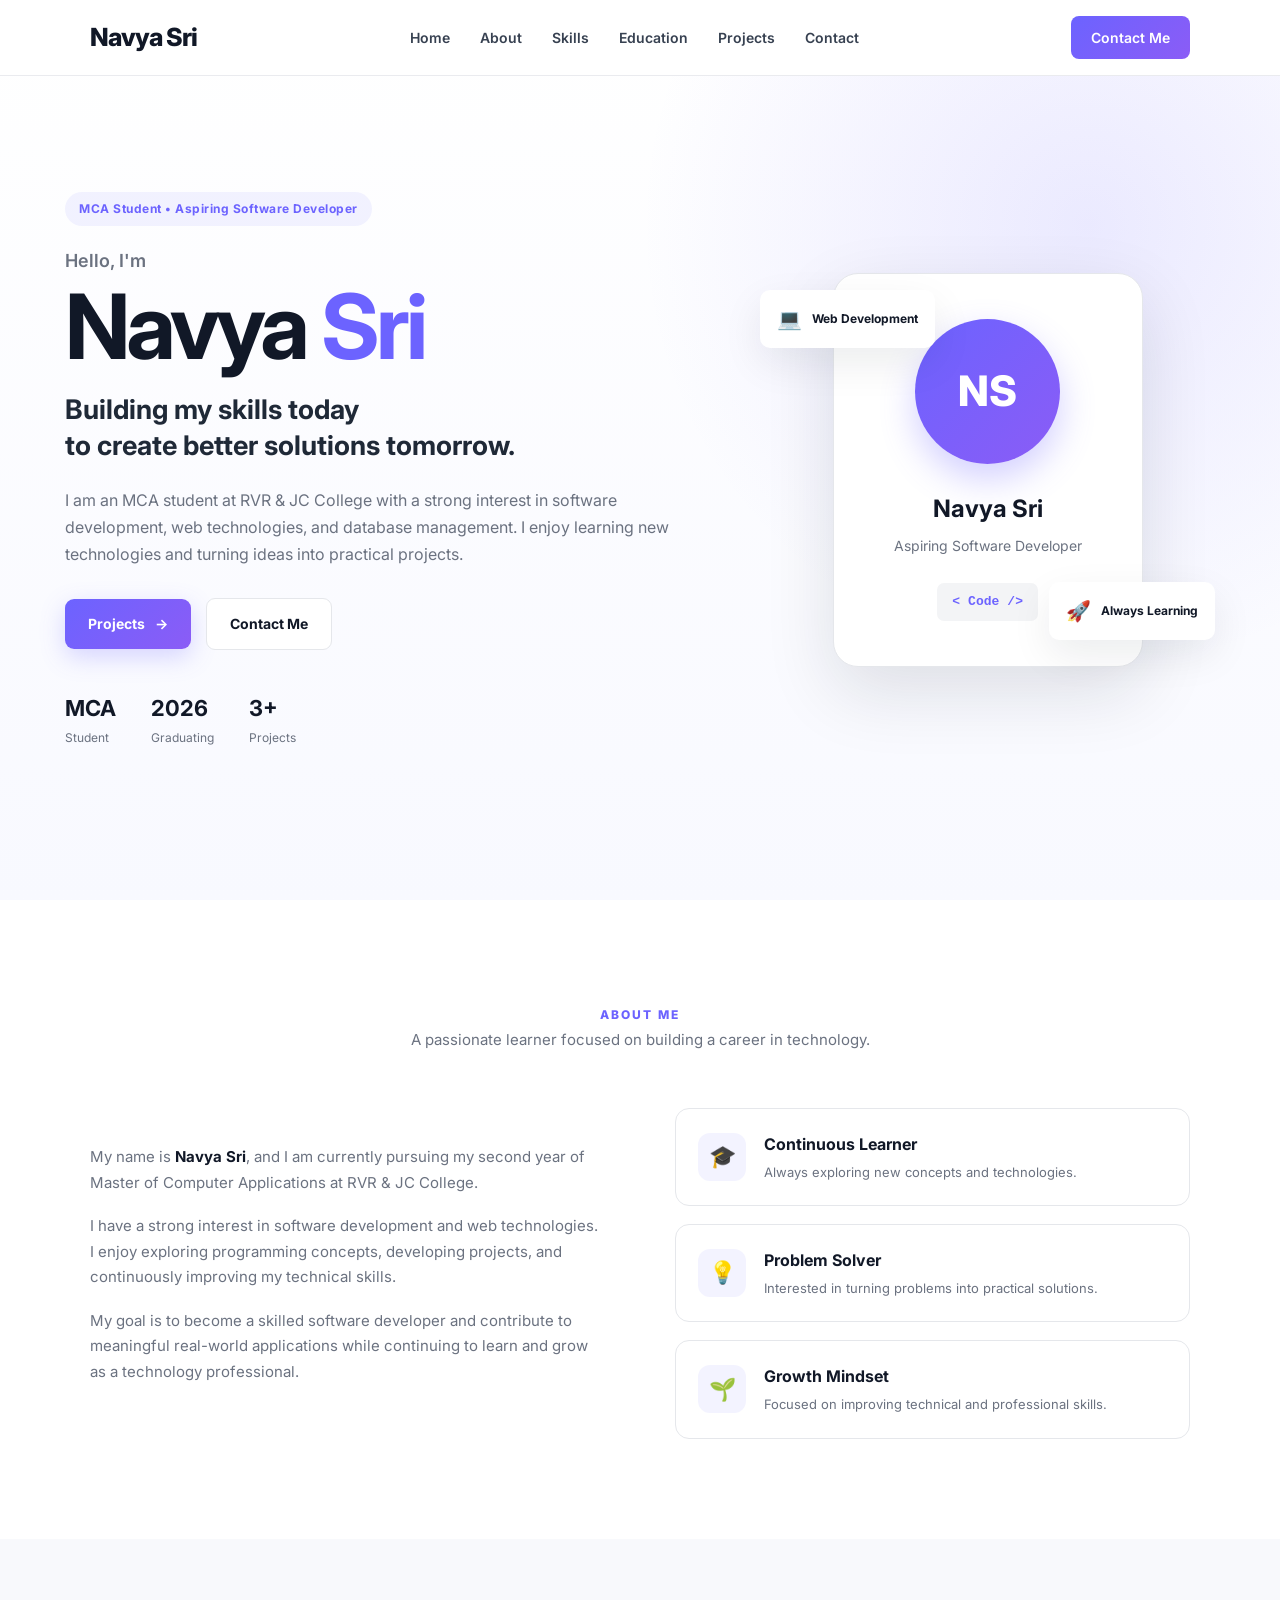
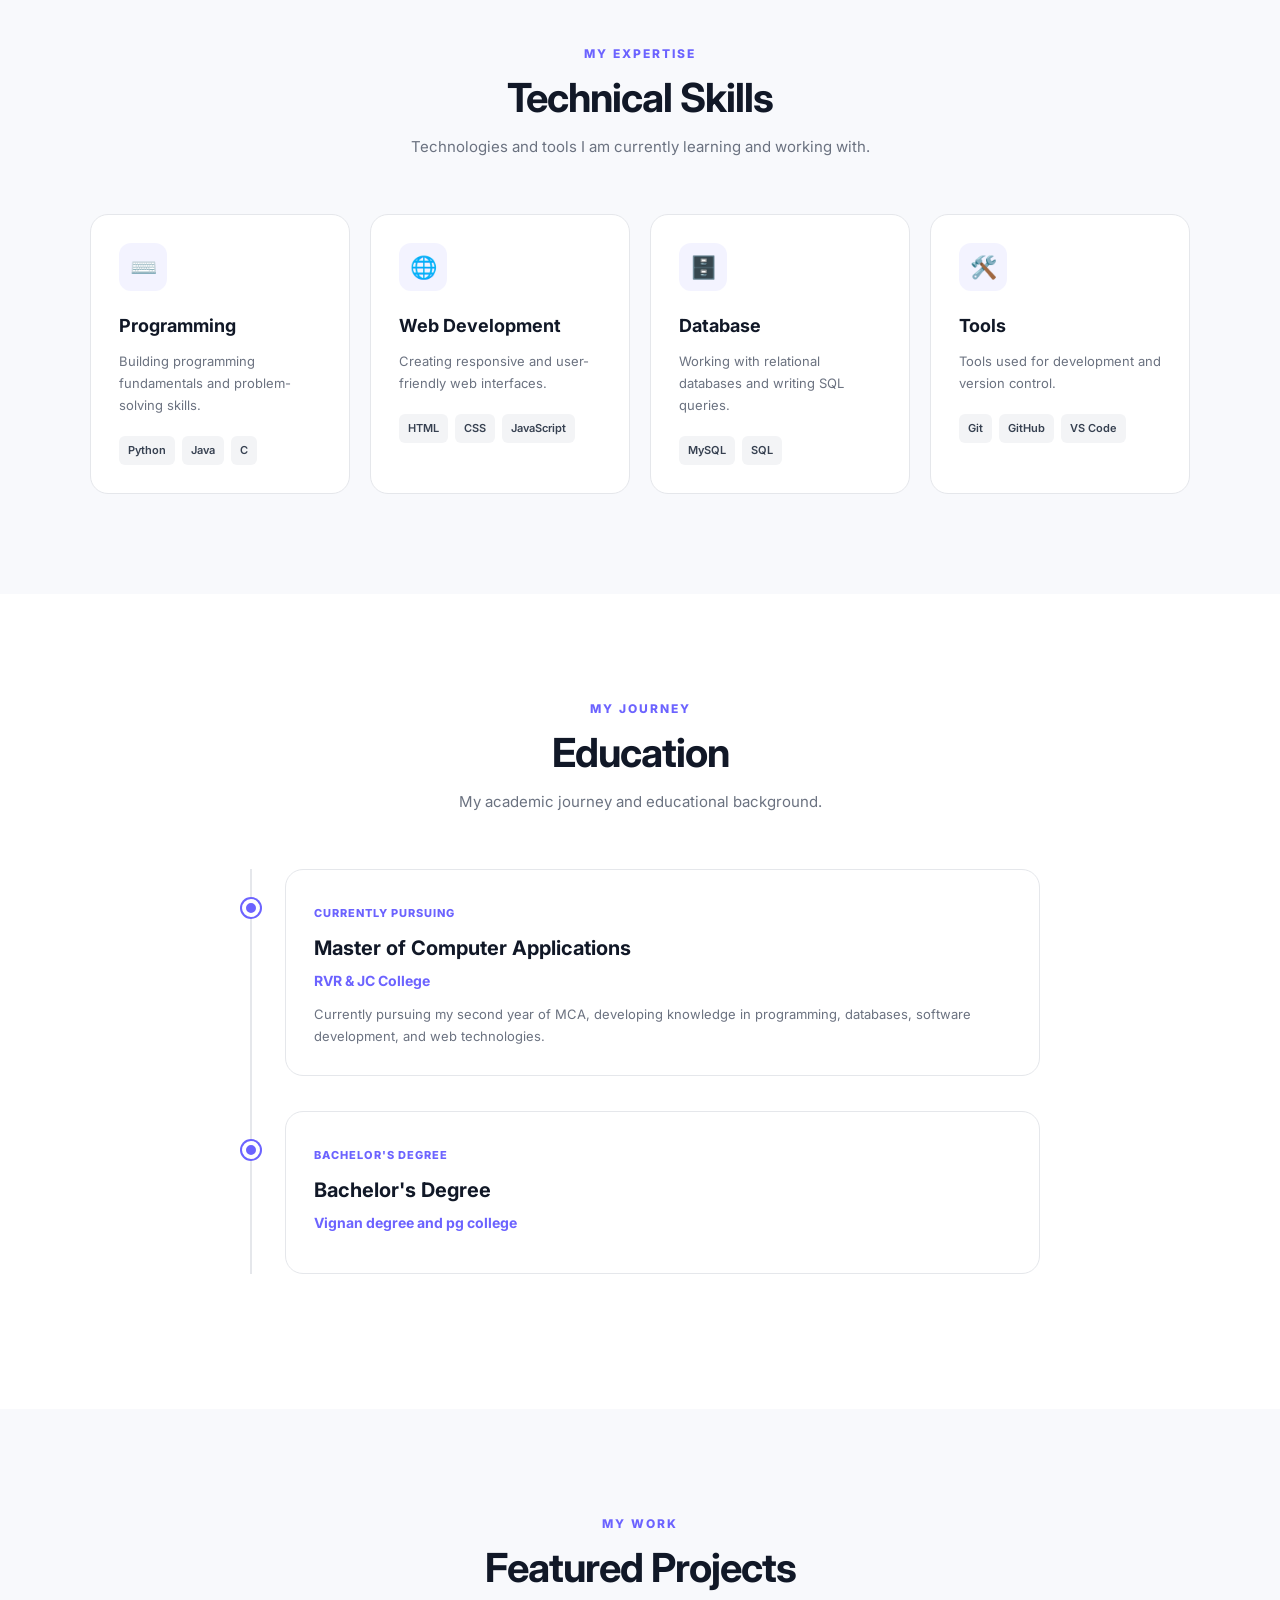
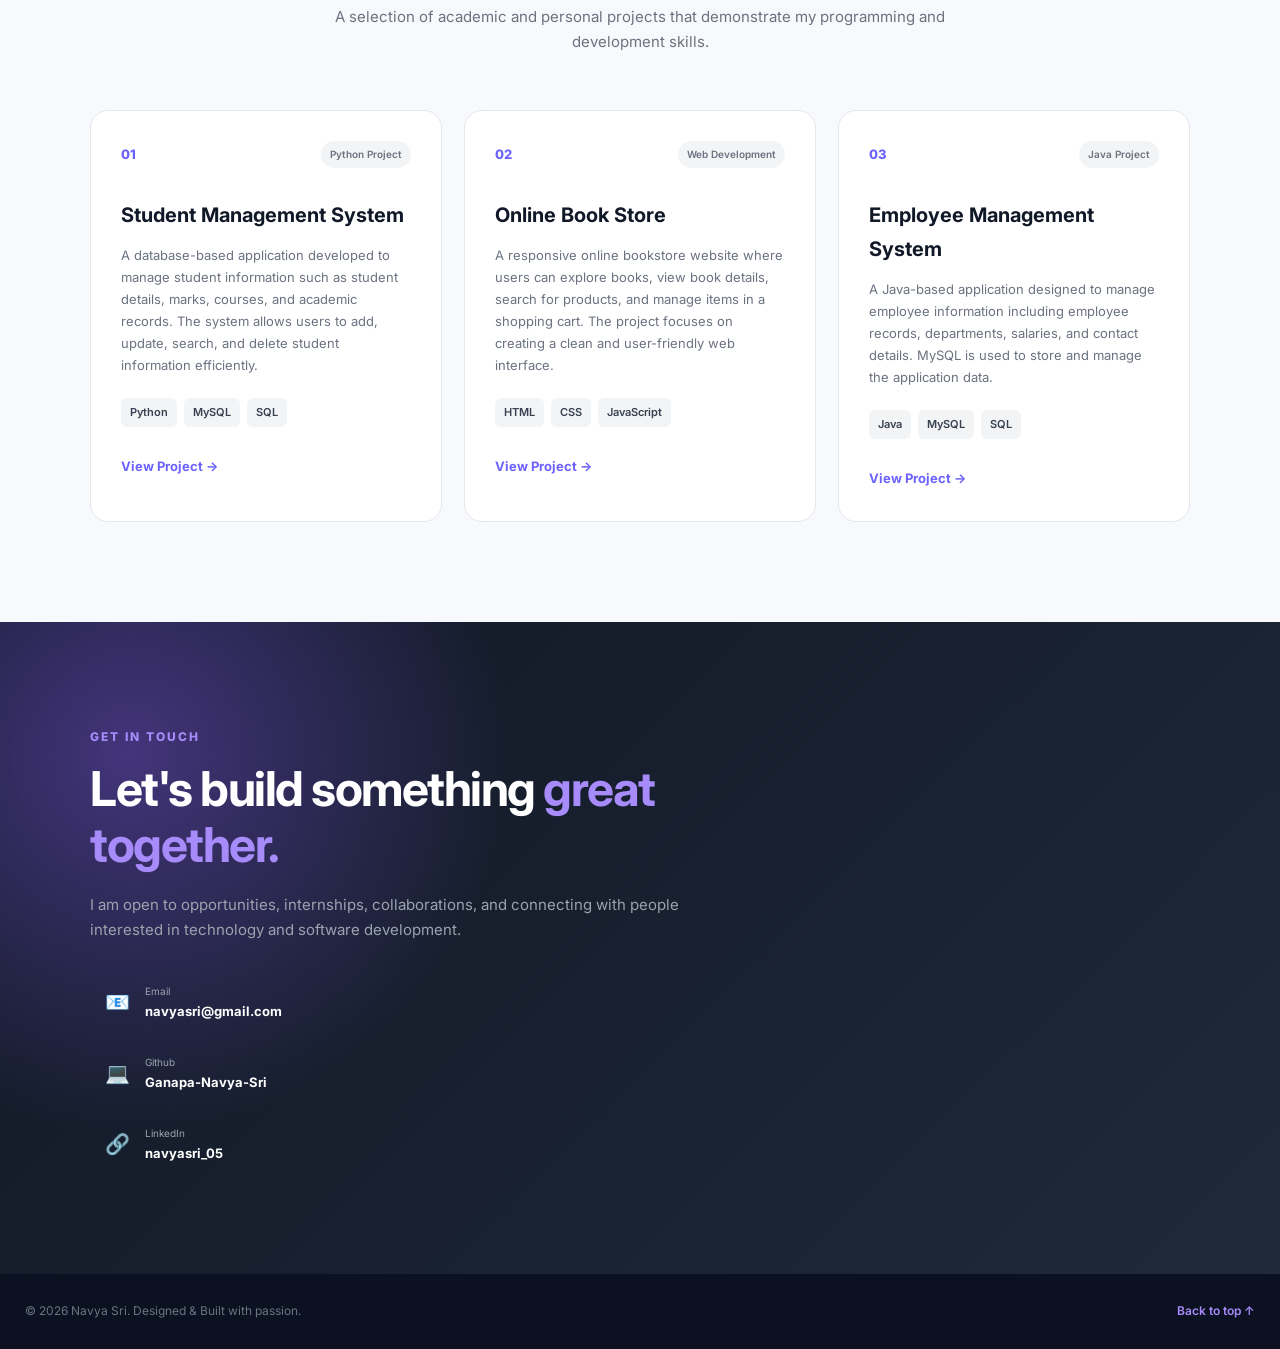
<file: index.html>
<!DOCTYPE html>
<html lang="en">

<head>
    <meta charset="UTF-8">

    <meta name="viewport" content="width=device-width, initial-scale=1.0">

    <meta name="description"
        content="Navya Sri - MCA Student and Aspiring Software Developer Portfolio">

    <title>Navya Sri | Software Developer Portfolio</title>

    <!-- Google Font -->
    <link rel="preconnect" href="https://fonts.googleapis.com">
    <link rel="preconnect" href="https://fonts.gstatic.com" crossorigin>

    <link href="https://fonts.googleapis.com/css2?family=Inter:wght@400;500;600;700;800&display=swap"
        rel="stylesheet">

    <link rel="stylesheet" href="style.css">
</head>


<body>


<!-- =========================================
     NAVIGATION
========================================= -->

<header class="header">

    <nav class="navbar">

        <a href="#home" class="logo">
            Navya Sri
        </a>


        <ul class="nav-links">

            <li>
                <a href="#home">Home</a>
            </li>

            <li>
                <a href="#about">About</a>
            </li>

            <li>
                <a href="#skills">Skills</a>
            </li>

            <li>
                <a href="#education">Education</a>
            </li>

            <li>
                <a href="#projects">Projects</a>
            </li>

            <li>
                <a href="#contact">Contact</a>
            </li>

        </ul>


        <a href="#contact" class="nav-button">
            Contact Me
        </a>

    </nav>

</header>



<main>


<!-- =========================================
     HERO SECTION
========================================= -->

<section id="home" class="hero">

    <div class="hero-container">


        <div class="hero-content">

            <span class="hero-tag">
                MCA Student • Aspiring Software Developer
            </span>


            <p class="hello">
                Hello, I'm
            </p>


            <h1>
                Navya <span>Sri</span>
            </h1>


            <h2>
                Building my skills today<br>
                to create better solutions tomorrow.
            </h2>


            <p class="hero-description">

                I am an MCA student at RVR & JC College with a strong
                interest in software development, web technologies,
                and database management. I enjoy learning new
                technologies and turning ideas into practical projects.

            </p>


            <div class="hero-buttons">

                <a href="#projects" class="btn primary-btn">

                    Projects

                    <span>→</span>

                </a>


                <a href="#contact" class="btn secondary-btn">

                    Contact Me

                </a>

            </div>


            <div class="quick-info">

                <div>

                    <strong>MCA</strong>

                    <span>Student</span>

                </div>


                <div>

                    <strong>2026</strong>

                    <span>Graduating</span>

                </div>


                <div>

                    <strong>3+</strong>

                    <span>Projects</span>

                </div>

            </div>

        </div>



        <!-- HERO PROFILE -->

        <div class="hero-visual">


            <div class="profile-card">

                <div class="profile-circle">
                    NS
                </div>


                <h3>
                    Navya Sri
                </h3>


                <p>
                    Aspiring Software Developer
                </p>


                <div class="code-box">

                    <span>&lt;</span>

                    <span>Code</span>

                    <span>/&gt;</span>

                </div>

            </div>


            <div class="floating-card card-one">

                <span>💻</span>

                <p>
                    Web Development
                </p>

            </div>


            <div class="floating-card card-two">

                <span>🚀</span>

                <p>
                    Always Learning
                </p>

            </div>


        </div>

    </div>

</section>



<!-- =========================================
     ABOUT SECTION
========================================= -->

<section id="about" class="section">


    <div class="section-heading">

        <span>
            ABOUT ME
        </span>

        <p>
            A passionate learner focused on building a career in technology.
        </p>

    </div>



    <div class="about-grid">


        <div class="about-text">

            <p>

                My name is <strong>Navya Sri</strong>, and I am currently
                pursuing my second year of Master of Computer Applications
                at RVR & JC College.

            </p>


            <p>

                I have a strong interest in software development and
                web technologies. I enjoy exploring programming concepts,
                developing projects, and continuously improving my
                technical skills.

            </p>


            <p>

                My goal is to become a skilled software developer and
                contribute to meaningful real-world applications while
                continuing to learn and grow as a technology professional.

            </p>


           </div>



        <div class="about-highlights">


            <div class="highlight-card">

                <div class="highlight-icon">
                    🎓
                </div>

                <div>

                    <h3>
                        Continuous Learner
                    </h3>

                    <p>
                        Always exploring new concepts and technologies.
                    </p>

                </div>

            </div>



            <div class="highlight-card">

                <div class="highlight-icon">
                    💡
                </div>

                <div>

                    <h3>
                        Problem Solver
                    </h3>

                    <p>
                        Interested in turning problems into practical solutions.
                    </p>

                </div>

            </div>



            <div class="highlight-card">

                <div class="highlight-icon">
                    🌱
                </div>

                <div>

                    <h3>
                        Growth Mindset
                    </h3>

                    <p>
                        Focused on improving technical and professional skills.
                    </p>

                </div>

            </div>


        </div>

    </div>

</section>



<!-- =========================================
     SKILLS SECTION
========================================= -->

<section id="skills" class="section skills-section">


    <div class="section-heading">

        <span>
            MY EXPERTISE
        </span>

        <h2>
            Technical Skills
        </h2>

        <p>
            Technologies and tools I am currently learning and working with.
        </p>

    </div>



    <div class="skills-grid">


        <!-- PROGRAMMING -->

        <div class="skill-card">

            <div class="skill-icon">
                ⌨️
            </div>

            <h3>
                Programming
            </h3>

            <p>
                Building programming fundamentals and
                problem-solving skills.
            </p>


            <div class="skill-tags">

                <span>Python</span>

                <span>Java</span>

                <span>C</span>

            </div>

        </div>



        <!-- WEB DEVELOPMENT -->

        <div class="skill-card">

            <div class="skill-icon">
                🌐
            </div>

            <h3>
                Web Development
            </h3>

            <p>
                Creating responsive and user-friendly
                web interfaces.
            </p>


            <div class="skill-tags">

                <span>HTML</span>

                <span>CSS</span>

                <span>JavaScript</span>

            </div>

        </div>



        <!-- DATABASE -->

        <div class="skill-card">

            <div class="skill-icon">
                🗄️
            </div>

            <h3>
                Database
            </h3>

            <p>
                Working with relational databases and
                writing SQL queries.
            </p>


            <div class="skill-tags">

                <span>MySQL</span>

                <span>SQL</span>

            </div>

        </div>



        <!-- TOOLS -->

        <div class="skill-card">

            <div class="skill-icon">
                🛠️
            </div>

            <h3>
                Tools
            </h3>

            <p>
                Tools used for development and
                version control.
            </p>


            <div class="skill-tags">

                <span>Git</span>

                <span>GitHub</span>

                <span>VS Code</span>

            </div>

        </div>


    </div>

</section>



<!-- =========================================
     EDUCATION SECTION
========================================= -->

<section id="education" class="section">


    <div class="section-heading">

        <span>
            MY JOURNEY
        </span>

        <h2>
            Education
        </h2>

        <p>
            My academic journey and educational background.
        </p>

    </div>



    <div class="timeline">


        <!-- MCA -->

        <div class="timeline-item">

            <div class="timeline-dot"></div>


            <div class="education-card">

                <span class="education-year">
                    Currently Pursuing
                </span>


                <h3>
                    Master of Computer Applications
                </h3>


                <h4>
                    RVR & JC College
                </h4>


                <p>

                    Currently pursuing my second year of MCA,
                    developing knowledge in programming, databases,
                    software development, and web technologies.

                </p>

            </div>

        </div>

        <!-- BACHELOR'S -->

        <div class="timeline-item">

            <div class="timeline-dot"></div>
            <div class="education-card">

                <span class="education-year">
                    Bachelor's Degree
                </span>
                <h3>
                    Bachelor's Degree
                </h3>
                <h4>
                    Vignan degree and pg college
                </h4>    
        </div>

        </div>


    </div>

</section>



<!-- =========================================
     PROJECTS SECTION
========================================= -->

<section id="projects" class="section projects-section">


    <div class="section-heading">

        <span>
            MY WORK
        </span>

        <h2>
            Featured Projects
        </h2>

        <p>

            A selection of academic and personal projects that
            demonstrate my programming and development skills.

        </p>

    </div>



    <div class="projects-grid">


        <!-- =================================
             PROJECT 1
        ================================== -->

        <article class="project-card">


            <div class="project-top">

                <span class="project-number">
                    01
                </span>

                <span class="project-type">
                    Python Project
                </span>

            </div>


            <h3>
                Student Management System
            </h3>


            <p>

                A database-based application developed to manage
                student information such as student details, marks,
                courses, and academic records. The system allows
                users to add, update, search, and delete student
                information efficiently.

            </p>


            <div class="project-tech">

                <span>Python</span>

                <span>MySQL</span>

                <span>SQL</span>

            </div>


            <a href="#" class="project-link">

                View Project →

            </a>


        </article>



        <!-- =================================
             PROJECT 2
        ================================== -->

        <article class="project-card">


            <div class="project-top">

                <span class="project-number">
                    02
                </span>

                <span class="project-type">
                    Web Development
                </span>

            </div>


            <h3>
                Online Book Store
            </h3>


            <p>

                A responsive online bookstore website where users
                can explore books, view book details, search for
                products, and manage items in a shopping cart.
                The project focuses on creating a clean and
                user-friendly web interface.

            </p>


            <div class="project-tech">

                <span>HTML</span>

                <span>CSS</span>

                <span>JavaScript</span>

            </div>


            <a href="#" class="project-link">

                View Project →

            </a>


        </article>



        <!-- =================================
             PROJECT 3
        ================================== -->

        <article class="project-card">


            <div class="project-top">

                <span class="project-number">
                    03
                </span>

                <span class="project-type">
                    Java Project
                </span>

            </div>


            <h3>
                Employee Management System
            </h3>


            <p>

                A Java-based application designed to manage employee
                information including employee records, departments,
                salaries, and contact details. MySQL is used to store
                and manage the application data.

            </p>


            <div class="project-tech">

                <span>Java</span>

                <span>MySQL</span>

                <span>SQL</span>

            </div>


            <a href="#" class="project-link">

                View Project →

            </a>


        </article>


    </div>

</section>



<!-- =========================================
     CONTACT SECTION
========================================= -->

<section id="contact" class="contact-section">


    <div class="contact-container">


        <div class="contact-content">


            <span class="contact-label">
                GET IN TOUCH
            </span>


            <h2>

                Let's build something
                <span>great together.</span>

            </h2>


            <p>

                I am open to opportunities, internships,
                collaborations, and connecting with people
                interested in technology and software development.

            </p>



            <div class="contact-links">


                <!-- EMAIL -->

                <a href="mailto:navyasri@gmail.com">

                    <span>
                        📧
                    </span>

                    <div>

                        <small>
                            Email
                        </small>

                        <strong>
                            navyasri@gmail.com
                        </strong>

                    </div>

                </a>



                <!-- GITHUB -->

                <a href="https://github.com/Ganapa-Navya-Sri" target="_blank">

                    <span>
                        💻
                    </span>

                    <div>

                        <small>
                            Github
                        </small>

                        <strong>
                            Ganapa-Navya-Sri
                        </strong>

                    </div>

                </a>



                <!-- LINKEDIN -->

                <a href="#" target="_blank">

                    <span>
                        🔗
                    </span>

                    <div>

                        <small>
                            LinkedIn
                        </small>

                        <strong>
                           navyasri_05
                        </strong>

                    </div>

                </a>


            </div>


        </div>



       


    </div>

</section>


</main>


<!-- =========================================
     FOOTER
========================================= -->

<footer class="footer">

    <p>
        © 2026 Navya Sri. Designed & Built with passion.
    </p>


    <a href="#home">
        Back to top ↑
    </a>

</footer>


</body>

</html>
</file>
<file: style.css>
/* =========================================
   ROOT VARIABLES
========================================= */

:root {
    --primary: #6c63ff;
    --primary-dark: #5148e5;
    --secondary: #8b5cf6;

    --dark: #111827;
    --dark-light: #1f2937;

    --text: #374151;
    --text-light: #6b7280;

    --white: #ffffff;
    --light: #f8f9fc;
    --border: #e5e7eb;

    --gradient: linear-gradient(
        135deg,
        #6c63ff,
        #8b5cf6
    );

    --shadow: 0 15px 40px rgba(17, 24, 39, 0.08);

    --radius: 18px;
}


/* =========================================
   RESET
========================================= */

* {
    margin: 0;
    padding: 0;
    box-sizing: border-box;
}


html {
    scroll-behavior: smooth;
}


body {
    font-family: "Inter", Arial, Helvetica, sans-serif;

    color: var(--text);

    background: var(--white);

    line-height: 1.7;

    overflow-x: hidden;
}


a {
    text-decoration: none;

    color: inherit;
}


ul {
    list-style: none;
}


section {
    scroll-margin-top: 90px;
}


/* =========================================
   NAVBAR
========================================= */

.header {
    position: fixed;

    top: 0;
    left: 0;

    width: 100%;

    z-index: 1000;

    background: rgba(255, 255, 255, 0.94);

    backdrop-filter: blur(12px);

    -webkit-backdrop-filter: blur(12px);

    border-bottom: 1px solid rgba(229, 231, 235, 0.8);
}


.navbar {
    max-width: 1150px;

    height: 75px;

    margin: auto;

    padding: 0 25px;

    display: flex;

    align-items: center;

    justify-content: space-between;
}


.logo {
    color: var(--dark);

    font-size: 25px;

    font-weight: 800;

    letter-spacing: -1px;
}


.logo span {
    color: var(--primary);
}


.nav-links {
    display: flex;

    align-items: center;

    gap: 30px;
}


.nav-links a {
    position: relative;

    color: var(--text);

    font-size: 14px;

    font-weight: 600;

    transition: color 0.3s ease;
}


.nav-links a::after {
    content: "";

    position: absolute;

    left: 0;

    bottom: -7px;

    width: 0;

    height: 2px;

    background: var(--primary);

    border-radius: 5px;

    transition: width 0.3s ease;
}


.nav-links a:hover {
    color: var(--primary);
}


.nav-links a:hover::after {
    width: 100%;
}


.nav-button {
    padding: 10px 20px;

    color: white;

    background: var(--gradient);

    border-radius: 8px;

    font-size: 14px;

    font-weight: 600;

    transition: all 0.3s ease;
}


.nav-button:hover {
    transform: translateY(-2px);

    box-shadow:
        0 8px 20px
        rgba(108, 99, 255, 0.3);
}


/* =========================================
   HERO SECTION
========================================= */

.hero {
    min-height: 100vh;

    display: flex;

    align-items: center;

    padding: 120px 25px 80px;

    background:
        radial-gradient(
            circle at 85% 25%,
            rgba(108, 99, 255, 0.13),
            transparent 35%
        ),

        linear-gradient(
            180deg,
            #ffffff 0%,
            #f8f9ff 100%
        );
}


.hero-container {
    max-width: 1150px;

    width: 100%;

    margin: auto;

    display: grid;

    grid-template-columns: 1.15fr 0.85fr;

    align-items: center;

    gap: 80px;
}


.hero-content {
    animation: fadeUp 0.8s ease;
}


.hero-tag {
    display: inline-block;

    padding: 7px 14px;

    margin-bottom: 20px;

    border-radius: 30px;

    color: var(--primary);

    background: rgba(108, 99, 255, 0.08);

    font-size: 12px;

    font-weight: 700;

    letter-spacing: 0.5px;
}


.hello {
    color: var(--text-light);

    font-size: 18px;

    font-weight: 600;

    margin-bottom: 5px;
}


.hero h1 {
    color: var(--dark);

    font-size: clamp(55px, 8vw, 90px);

    line-height: 1;

    letter-spacing: -4px;

    margin-bottom: 20px;
}


.hero h1 span {
    color: var(--primary);
}


.hero h2 {
    color: var(--dark-light);

    font-size: 27px;

    line-height: 1.35;

    margin-bottom: 22px;
}


.hero-description {
    max-width: 620px;

    color: var(--text-light);

    font-size: 16px;

    margin-bottom: 30px;
}


/* =========================================
   HERO BUTTONS
========================================= */

.hero-buttons {
    display: flex;

    align-items: center;

    gap: 15px;

    margin-bottom: 40px;
}


.btn {
    display: inline-flex;

    align-items: center;

    justify-content: center;

    gap: 10px;

    padding: 13px 23px;

    border-radius: 9px;

    font-size: 14px;

    font-weight: 700;

    transition: all 0.3s ease;
}


.primary-btn {
    color: white;

    background: var(--gradient);

    box-shadow:
        0 8px 25px
        rgba(108, 99, 255, 0.25);
}


.primary-btn:hover {
    transform: translateY(-3px);

    box-shadow:
        0 12px 30px
        rgba(108, 99, 255, 0.35);
}


.secondary-btn {
    color: var(--dark);

    background: white;

    border: 1px solid var(--border);
}


.secondary-btn:hover {
    color: var(--primary);

    border-color: var(--primary);

    transform: translateY(-2px);
}


/* =========================================
   QUICK INFORMATION
========================================= */

.quick-info {
    display: flex;

    align-items: center;

    gap: 35px;
}


.quick-info div {
    display: flex;

    flex-direction: column;
}


.quick-info strong {
    color: var(--dark);

    font-size: 22px;
}


.quick-info span {
    color: var(--text-light);

    font-size: 12px;
}


/* =========================================
   HERO VISUAL
========================================= */

.hero-visual {
    position: relative;

    min-height: 450px;

    display: flex;

    align-items: center;

    justify-content: center;

    animation: fadeIn 1s ease;
}


.profile-card {
    position: relative;

    z-index: 2;

    width: 310px;

    padding: 45px 30px;

    text-align: center;

    background: white;

    border: 1px solid var(--border);

    border-radius: 25px;

    box-shadow:
        0 25px 70px
        rgba(17, 24, 39, 0.12);
}


.profile-circle {
    width: 145px;

    height: 145px;

    margin: 0 auto 25px;

    display: flex;

    align-items: center;

    justify-content: center;

    border-radius: 50%;

    color: white;

    background: var(--gradient);

    font-size: 42px;

    font-weight: 800;

    box-shadow:
        0 15px 35px
        rgba(108, 99, 255, 0.3);
}


.profile-card h3 {
    color: var(--dark);

    font-size: 24px;

    margin-bottom: 5px;
}


.profile-card p {
    color: var(--text-light);

    font-size: 14px;
}


.code-box {
    display: inline-flex;

    align-items: center;

    gap: 8px;

    margin-top: 25px;

    padding: 8px 15px;

    border-radius: 7px;

    background: #f3f4f6;

    color: var(--primary);

    font-family: monospace;

    font-weight: 700;
}


/* =========================================
   FLOATING CARDS
========================================= */

.floating-card {
    position: absolute;

    z-index: 3;

    display: flex;

    align-items: center;

    gap: 10px;

    padding: 12px 17px;

    background: white;

    border-radius: 10px;

    box-shadow: var(--shadow);

    color: var(--dark);

    font-size: 12px;

    font-weight: 700;

    animation: floating 3s ease-in-out infinite;
}


.floating-card span {
    font-size: 20px;
}


.card-one {
    top: 45px;

    left: 0;
}


.card-two {
    right: 0;

    bottom: 55px;

    animation-delay: 1s;
}


/* =========================================
   GENERAL SECTION
========================================= */

.section {
    max-width: 1150px;

    margin: auto;

    padding: 100px 25px;
}


.section-heading {
    max-width: 650px;

    margin: 0 auto 55px;

    text-align: center;
}


.section-heading span {
    color: var(--primary);

    font-size: 12px;

    font-weight: 800;

    letter-spacing: 2px;
}


.section-heading h2 {
    color: var(--dark);

    font-size: 40px;

    line-height: 1.2;

    letter-spacing: -1px;

    margin: 8px 0 12px;
}


.section-heading p {
    color: var(--text-light);

    font-size: 15px;
}


/* =========================================
   ABOUT SECTION
========================================= */

.about-grid {
    display: grid;

    grid-template-columns: 1fr 1fr;

    align-items: center;

    gap: 70px;
}


.about-text p {
    color: var(--text-light);

    font-size: 15px;

    margin-bottom: 18px;
}


.about-text strong {
    color: var(--dark);
}


.text-link {
    display: inline-block;

    margin-top: 10px;

    color: var(--primary);

    font-size: 14px;

    font-weight: 700;

    transition: 0.3s;
}


.text-link:hover {
    color: var(--primary-dark);

    transform: translateX(4px);
}


.about-highlights {
    display: flex;

    flex-direction: column;

    gap: 18px;
}


.highlight-card {
    display: flex;

    align-items: center;

    gap: 18px;

    padding: 22px;

    background: white;

    border: 1px solid var(--border);

    border-radius: 14px;

    transition: all 0.3s ease;
}


.highlight-card:hover {
    transform: translateX(5px);

    border-color: rgba(108, 99, 255, 0.3);

    box-shadow: var(--shadow);
}


.highlight-icon {
    width: 48px;

    height: 48px;

    flex-shrink: 0;

    display: flex;

    align-items: center;

    justify-content: center;

    border-radius: 12px;

    background: rgba(108, 99, 255, 0.08);

    font-size: 22px;
}


.highlight-card h3 {
    color: var(--dark);

    font-size: 16px;

    margin-bottom: 3px;
}


.highlight-card p {
    color: var(--text-light);

    font-size: 13px;
}


/* =========================================
   SKILLS SECTION
========================================= */

.skills-section {
    max-width: none;

    background: var(--light);

    padding-left: max(
        25px,
        calc((100% - 1100px) / 2)
    );

    padding-right: max(
        25px,
        calc((100% - 1100px) / 2)
    );
}


.skills-grid {
    max-width: 1100px;

    margin: auto;

    display: grid;

    grid-template-columns: repeat(4, 1fr);

    gap: 20px;
}


.skill-card {
    padding: 28px;

    background: white;

    border: 1px solid var(--border);

    border-radius: var(--radius);

    transition: all 0.3s ease;
}


.skill-card:hover {
    transform: translateY(-7px);

    border-color: rgba(108, 99, 255, 0.3);

    box-shadow: var(--shadow);
}


.skill-icon {
    width: 48px;

    height: 48px;

    display: flex;

    align-items: center;

    justify-content: center;

    margin-bottom: 20px;

    border-radius: 12px;

    background: rgba(108, 99, 255, 0.08);

    font-size: 22px;
}


.skill-card h3 {
    color: var(--dark);

    font-size: 18px;

    margin-bottom: 8px;
}


.skill-card > p {
    color: var(--text-light);

    font-size: 13px;

    margin-bottom: 20px;
}


.skill-tags {
    display: flex;

    flex-wrap: wrap;

    gap: 7px;
}


.skill-tags span {
    padding: 5px 9px;

    background: #f3f4f6;

    color: var(--text);

    border-radius: 6px;

    font-size: 11px;

    font-weight: 600;
}


/* =========================================
   EDUCATION
========================================= */

.timeline {
    position: relative;

    max-width: 800px;

    margin: auto;
}


.timeline::before {
    content: "";

    position: absolute;

    left: 10px;

    top: 0;

    width: 2px;

    height: 100%;

    background: var(--border);
}


.timeline-item {
    position: relative;

    padding-left: 45px;

    margin-bottom: 35px;
}


.timeline-dot {
    position: absolute;

    left: 2px;

    top: 30px;

    width: 18px;

    height: 18px;

    border-radius: 50%;

    background: var(--primary);

    border: 4px solid white;

    box-shadow:
        0 0 0 2px var(--primary);
}


.education-card {
    padding: 28px;

    background: white;

    border: 1px solid var(--border);

    border-radius: var(--radius);

    transition: all 0.3s ease;
}


.education-card:hover {
    transform: translateY(-3px);

    box-shadow: var(--shadow);
}


.education-year {
    display: inline-block;

    color: var(--primary);

    font-size: 11px;

    font-weight: 800;

    text-transform: uppercase;

    letter-spacing: 1px;

    margin-bottom: 8px;
}


.education-card h3 {
    color: var(--dark);

    font-size: 20px;

    margin-bottom: 4px;
}


.education-card h4 {
    color: var(--primary);

    font-size: 14px;

    margin-bottom: 10px;
}


.education-card p {
    color: var(--text-light);

    font-size: 13px;
}


/* =========================================
   PROJECTS
========================================= */

.projects-section {
    max-width: none;

    background: var(--light);

    padding-left: max(
        25px,
        calc((100% - 1100px) / 2)
    );

    padding-right: max(
        25px,
        calc((100% - 1100px) / 2)
    );
}


.projects-grid {
    max-width: 1100px;

    margin: auto;

    display: grid;

    grid-template-columns: repeat(3, 1fr);

    gap: 22px;
}


.project-card {
    padding: 30px;

    background: white;

    border: 1px solid var(--border);

    border-radius: var(--radius);

    transition: all 0.3s ease;
}


.project-card:hover {
    transform: translateY(-8px);

    border-color: rgba(108, 99, 255, 0.3);

    box-shadow: var(--shadow);
}


.project-top {
    display: flex;

    align-items: center;

    justify-content: space-between;

    margin-bottom: 30px;
}


.project-number {
    color: var(--primary);

    font-size: 13px;

    font-weight: 800;
}


.project-type {
    padding: 5px 9px;

    color: var(--text-light);

    background: #f3f4f6;

    border-radius: 20px;

    font-size: 10px;

    font-weight: 600;
}


.project-card h3 {
    color: var(--dark);

    font-size: 20px;

    margin-bottom: 12px;
}


.project-card > p {
    color: var(--text-light);

    font-size: 13px;

    margin-bottom: 22px;
}


.project-tech {
    display: flex;

    flex-wrap: wrap;

    gap: 7px;

    margin-bottom: 25px;
}


.project-tech span {
    padding: 5px 9px;

    color: var(--text);

    background: #f3f4f6;

    border-radius: 6px;

    font-size: 11px;

    font-weight: 600;
}


.project-link {
    color: var(--primary);

    font-size: 13px;

    font-weight: 700;

    transition: 0.3s;
}


.project-link:hover {
    color: var(--primary-dark);

    transform: translateX(4px);
}


/* =========================================
   CONTACT SECTION
========================================= */

.contact-section {
    padding: 100px 25px;

    color: white;

    background:
        radial-gradient(
            circle at 10% 20%,
            rgba(139, 92, 246, 0.4),
            transparent 30%
        ),

        linear-gradient(
            135deg,
            #111827,
            #1f2937
        );
}


.contact-container {
    max-width: 1100px;

    margin: auto;

    display: grid;

    grid-template-columns: 1.3fr 0.7fr;

    align-items: center;

    gap: 80px;
}


.contact-content h2 {
    max-width: 650px;

    color: white;

    font-size: 48px;

    line-height: 1.15;

    letter-spacing: -1.5px;

    margin: 12px 0 20px;
}


.contact-content h2 span {
    color: #a78bfa;
}


.contact-content > p {
    max-width: 600px;

    color: #9ca3af;

    font-size: 15px;

    margin-bottom: 30px;
}


.contact-label {
    color: #a78bfa;

    font-size: 12px;

    font-weight: 800;

    letter-spacing: 2px;
}


/* =========================================
   CONTACT LINKS
========================================= */

.contact-links {
    display: flex;

    flex-direction: column;

    gap: 12px;
}


.contact-links a {
    width: fit-content;

    display: flex;

    align-items: center;

    gap: 15px;

    padding: 10px 15px;

    border-radius: 9px;

    transition: all 0.3s ease;
}


.contact-links a:hover {
    background: rgba(255, 255, 255, 0.06);

    transform: translateX(4px);
}


.contact-links a > span {
    font-size: 20px;
}


.contact-links small {
    display: block;

    color: #9ca3af;

    font-size: 10px;
}


.contact-links strong {
    display: block;

    color: white;

    font-size: 13px;
}


/* =========================================
   CONTACT CARD
========================================= */

.contact-card {
    padding: 35px;

    text-align: center;

    background: rgba(255, 255, 255, 0.05);

    border: 1px solid rgba(255, 255, 255, 0.1);

    border-radius: 18px;

    backdrop-filter: blur(10px);

    -webkit-backdrop-filter: blur(10px);
}


.contact-card-icon {
    width: 60px;

    height: 60px;

    display: flex;

    align-items: center;

    justify-content: center;

    margin: 0 auto 18px;

    border-radius: 15px;

    background: rgba(108, 99, 255, 0.2);

    font-size: 25px;
}


.contact-card h3 {
    color: white;

    font-size: 20px;

    margin-bottom: 5px;
}


.contact-card p {
    color: #9ca3af;

    font-size: 13px;

    margin-bottom: 22px;
}


/* =========================================
   FOOTER
========================================= */

.footer {
    min-height: 75px;

    padding: 20px 25px;

    display: flex;

    align-items: center;

    justify-content: space-between;

    gap: 20px;

    background: #0b1120;

    color: #6b7280;

    font-size: 12px;
}


.footer a {
    color: #a78bfa;

    font-weight: 600;

    transition: 0.3s;
}


.footer a:hover {
    color: white;
}


/* =========================================
   ANIMATIONS
========================================= */

@keyframes fadeUp {

    from {
        opacity: 0;

        transform: translateY(25px);
    }

    to {
        opacity: 1;

        transform: translateY(0);
    }

}


@keyframes fadeIn {

    from {
        opacity: 0;
    }

    to {
        opacity: 1;
    }

}


@keyframes floating {

    0%,
    100% {
        transform: translateY(0);
    }

    50% {
        transform: translateY(-8px);
    }

}


/* =========================================
   TABLET
========================================= */

@media (max-width: 1000px) {

    .navbar {
        padding: 0 20px;
    }


    .nav-links {
        gap: 18px;
    }


    .hero-container {
        grid-template-columns: 1fr;

        text-align: center;

        gap: 50px;
    }


    .hero-description {
        margin-left: auto;

        margin-right: auto;
    }


    .hero-buttons,
    .quick-info {
        justify-content: center;
    }


    .hero-visual {
        min-height: 400px;
    }


    .about-grid {
        grid-template-columns: 1fr;

        gap: 40px;
    }


    .skills-grid {
        grid-template-columns: repeat(2, 1fr);
    }


    .projects-grid {
        grid-template-columns: repeat(2, 1fr);
    }


    .contact-container {
        grid-template-columns: 1fr;

        gap: 50px;
    }


    .contact-card {
        max-width: 450px;

        width: 100%;

        margin: auto;
    }

}


/* =========================================
   MOBILE
========================================= */

@media (max-width: 700px) {

    .header {
        position: sticky;
    }


    .navbar {
        height: auto;

        min-height: 70px;

        padding: 12px 15px;

        flex-wrap: wrap;

        justify-content: center;

        gap: 10px;
    }


    .logo {
        width: 100%;

        text-align: center;
    }


    .nav-links {
        width: 100%;

        justify-content: center;

        flex-wrap: wrap;

        gap: 8px 15px;
    }


    .nav-links a {
        font-size: 12px;
    }


    .nav-button {
        display: none;
    }


    .hero {
        padding: 80px 20px 70px;
    }


    .hero h1 {
        font-size: 58px;

        letter-spacing: -3px;
    }


    .hero h2 {
        font-size: 22px;
    }


    .hero-description {
        font-size: 14px;
    }


    .hero-buttons {
        flex-direction: column;

        align-items: center;
    }


    .btn {
        width: 100%;

        max-width: 260px;
    }


    .quick-info {
        gap: 25px;
    }


    .quick-info strong {
        font-size: 19px;
    }


    .hero-visual {
        min-height: 350px;
    }


    .profile-card {
        width: 280px;

        padding: 35px 25px;
    }


    .profile-circle {
        width: 120px;

        height: 120px;

        font-size: 35px;
    }


    .floating-card {
        display: none;
    }


    .section {
        padding: 75px 20px;
    }


    .section-heading {
        margin-bottom: 40px;
    }


    .section-heading h2 {
        font-size: 32px;
    }


    .section-heading p {
        font-size: 14px;
    }


    .skills-section,
    .projects-section {
        padding-left: 20px;

        padding-right: 20px;
    }


    .skills-grid {
        grid-template-columns: 1fr;
    }


    .projects-grid {
        grid-template-columns: 1fr;
    }


    .project-card {
        max-width: 550px;

        width: 100%;

        margin: auto;
    }


    .timeline-item {
        padding-left: 35px;
    }


    .timeline::before {
        left: 8px;
    }


    .timeline-dot {
        left: 0;
    }


    .education-card {
        padding: 22px;
    }


    .contact-section {
        padding: 75px 20px;
    }


    .contact-content h2 {
        font-size: 36px;
    }


    .contact-content > p {
        font-size: 14px;
    }


    .footer {
        flex-direction: column;

        justify-content: center;

        text-align: center;

        padding: 25px 20px;
    }

}


/* =========================================
   SMALL MOBILE
========================================= */

@media (max-width: 400px) {

    .nav-links {
        gap: 7px 10px;
    }


    .nav-links a {
        font-size: 11px;
    }


    .hero h1 {
        font-size: 48px;
    }


    .hero h2 {
        font-size: 19px;
    }


    .quick-info {
        gap: 17px;
    }


    .quick-info strong {
        font-size: 17px;
    }


    .quick-info span {
        font-size: 10px;
    }


    .profile-card {
        width: 260px;
    }


    .contact-content h2 {
        font-size: 31px;
    }

}
</file>
